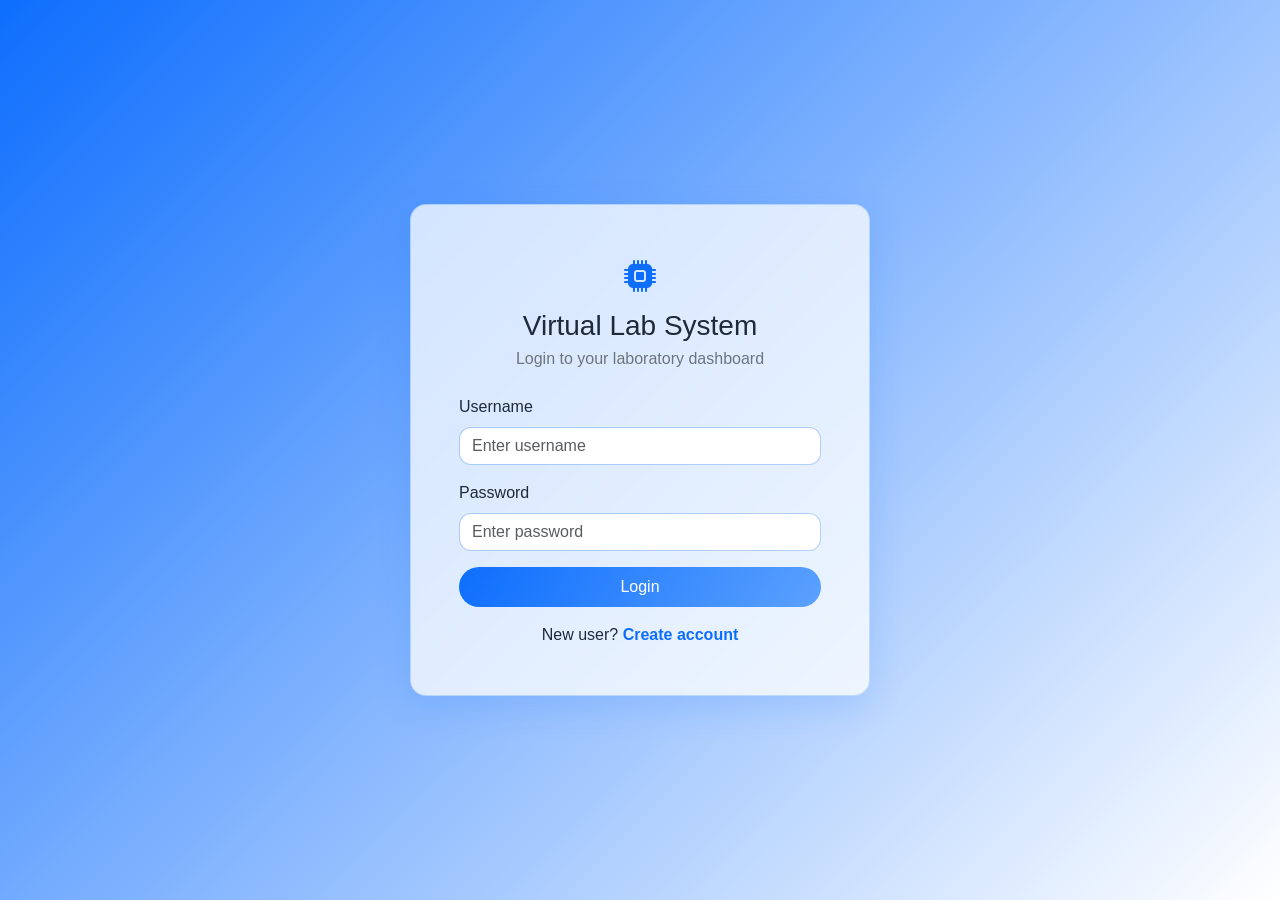
<file: index.html>
<!doctype html>
<html lang="en">

<head>
  <meta charset="UTF-8" />
  <meta name="viewport" content="width=device-width, initial-scale=1.0" />
  <meta http-equiv="refresh" content="0; url=login.html" />
  <title>Virtual Laboratory Management System</title>
</head>

<body>
  <p>If you are not redirected, <a href="login.html">go to login</a>.</p>
</body>

</html>
</file>
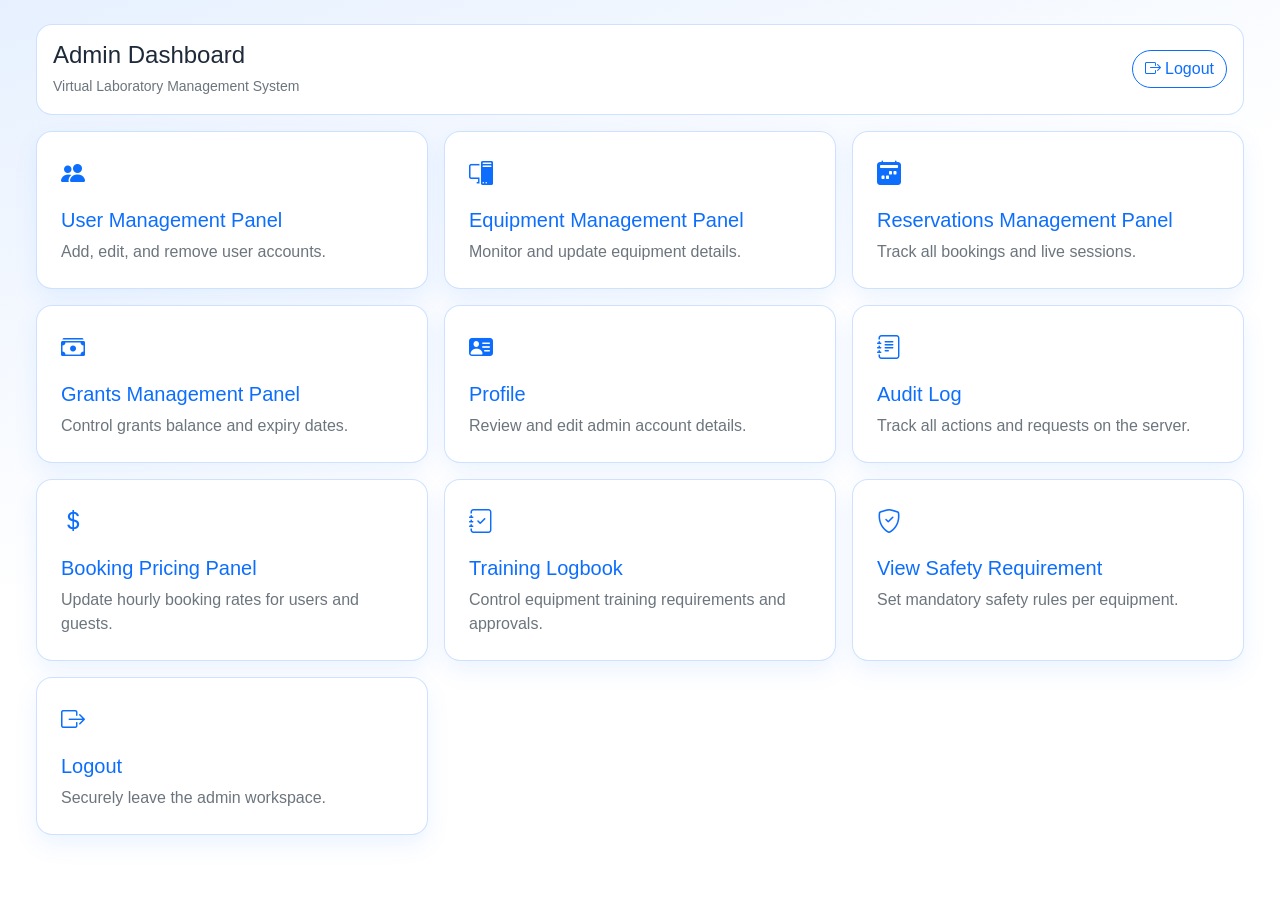
<file: dashboard-admin.html>
<!doctype html>
<html lang="en">

<head>
  <meta charset="UTF-8" />
  <meta name="viewport" content="width=device-width, initial-scale=1.0" />
  <title>Admin Dashboard | Virtual Lab</title>
  <link href="https://cdn.jsdelivr.net/npm/bootstrap@5.3.3/dist/css/bootstrap.min.css" rel="stylesheet" />
  <link rel="stylesheet" href="https://cdn.jsdelivr.net/npm/bootstrap-icons@1.11.3/font/bootstrap-icons.min.css" />
  <link rel="stylesheet" href="css/style.css" />
</head>

<body>
  <div class="page-wrapper">
    <div class="container-fluid">
      <div class="topbar p-3 mb-3 d-flex justify-content-between align-items-center">
        <div>
          <h1 class="h4 mb-1">Admin Dashboard</h1>
          <small class="text-secondary">Virtual Laboratory Management System</small>
        </div>
        <a href="login.html" class="btn btn-outline-primary btn-outline-soft"><i
            class="bi bi-box-arrow-right me-1"></i>Logout</a>
      </div>

      <div class="row g-3">
        <div class="col-md-6 col-xl-4">
          <a href="users-management.php" class="text-decoration-none">
            <div class="card-soft p-4 h-100">
              <i class="bi bi-people-fill fs-4 text-primary"></i>
              <h2 class="h5 mt-3">User Management Panel</h2>
              <p class="text-secondary mb-0">Add, edit, and remove user accounts.</p>
            </div>
          </a>
        </div>
        <div class="col-md-6 col-xl-4">
          <a href="equipments-management.php" class="text-decoration-none">
            <div class="card-soft p-4 h-100">
              <i class="bi bi-pc-display fs-4 text-primary"></i>
              <h2 class="h5 mt-3">Equipment Management Panel</h2>
              <p class="text-secondary mb-0">Monitor and update equipment details.</p>
            </div>
          </a>
        </div>
        <div class="col-md-6 col-xl-4">
          <a href="reservations-management.php" class="text-decoration-none">
            <div class="card-soft p-4 h-100">
              <i class="bi bi-calendar2-week-fill fs-4 text-primary"></i>
              <h2 class="h5 mt-3">Reservations Management Panel</h2>
              <p class="text-secondary mb-0">Track all bookings and live sessions.</p>
            </div>
          </a>
        </div>
        <div class="col-md-6 col-xl-4">
          <a href="grants-management.php" class="text-decoration-none">
            <div class="card-soft p-4 h-100">
              <i class="bi bi-cash-stack fs-4 text-primary"></i>
              <h2 class="h5 mt-3">Grants Management Panel</h2>
              <p class="text-secondary mb-0">Control grants balance and expiry dates.</p>
            </div>
          </a>
        </div>
        <div class="col-md-6 col-xl-4">
          <a href="profile.php?from=admin" data-profile-link class="text-decoration-none">
            <div class="card-soft p-4 h-100">
              <i class="bi bi-person-vcard-fill fs-4 text-primary"></i>
              <h2 class="h5 mt-3">Profile</h2>
              <p class="text-secondary mb-0">Review and edit admin account details.</p>
            </div>
          </a>
        </div>
        <div class="col-md-6 col-xl-4">
          <a href="audit-log.php" class="text-decoration-none">
            <div class="card-soft p-4 h-100">
              <i class="bi bi-journal-text fs-4 text-primary"></i>
              <h2 class="h5 mt-3">Audit Log</h2>
              <p class="text-secondary mb-0">Track all actions and requests on the server.</p>
            </div>
          </a>
        </div>
        <div class="col-md-6 col-xl-4">
          <a href="booking-pricing-management.php" class="text-decoration-none">
            <div class="card-soft p-4 h-100">
              <i class="bi bi-currency-dollar fs-4 text-primary"></i>
              <h2 class="h5 mt-3">Booking Pricing Panel</h2>
              <p class="text-secondary mb-0">Update hourly booking rates for users and guests.</p>
            </div>
          </a>
        </div>
        <div class="col-md-6 col-xl-4">
          <a href="training-logbook.php" class="text-decoration-none">
            <div class="card-soft p-4 h-100">
              <i class="bi bi-journal-check fs-4 text-primary"></i>
              <h2 class="h5 mt-3">Training Logbook</h2>
              <p class="text-secondary mb-0">Control equipment training requirements and approvals.</p>
            </div>
          </a>
        </div>
        <div class="col-md-6 col-xl-4">
          <a href="safety-requirements.php" class="text-decoration-none">
            <div class="card-soft p-4 h-100">
              <i class="bi bi-shield-check fs-4 text-primary"></i>
              <h2 class="h5 mt-3">View Safety Requirement</h2>
              <p class="text-secondary mb-0">Set mandatory safety rules per equipment.</p>
            </div>
          </a>
        </div>
        <div class="col-md-6 col-xl-4">
          <a href="login.html" class="text-decoration-none">
            <div class="card-soft p-4 h-100">
              <i class="bi bi-box-arrow-right fs-4 text-primary"></i>
              <h2 class="h5 mt-3">Logout</h2>
              <p class="text-secondary mb-0">Securely leave the admin workspace.</p>
            </div>
          </a>
        </div>
      </div>
    </div>
  </div>
</body>

</html>
</file>
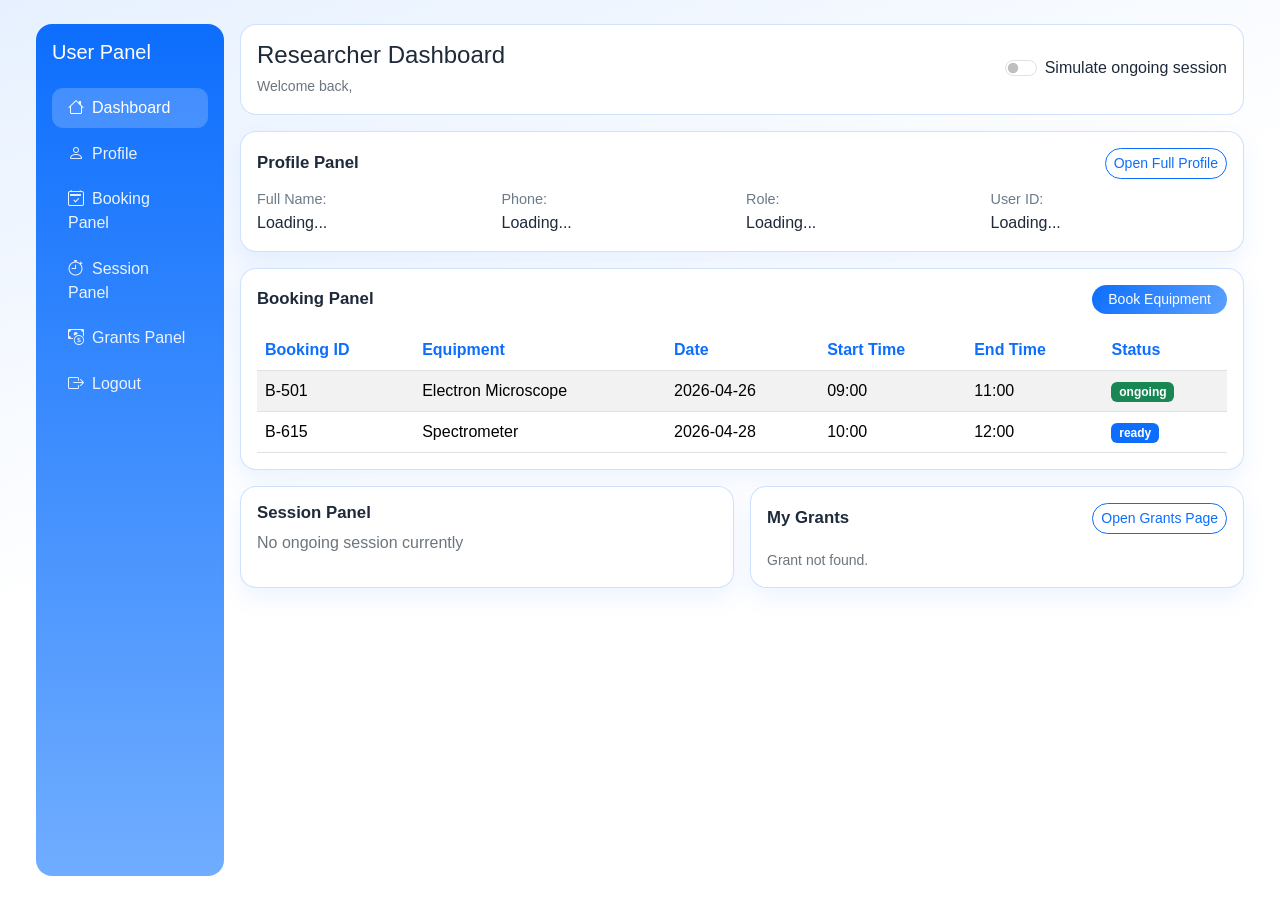
<file: dashboard-user.html>
<!doctype html>
<html lang="en">

<head>
  <meta charset="UTF-8" />
  <meta name="viewport" content="width=device-width, initial-scale=1.0" />
  <title>User Dashboard | Virtual Lab</title>
  <link href="https://cdn.jsdelivr.net/npm/bootstrap@5.3.3/dist/css/bootstrap.min.css" rel="stylesheet" />
  <link rel="stylesheet" href="https://cdn.jsdelivr.net/npm/bootstrap-icons@1.11.3/font/bootstrap-icons.min.css" />
  <link rel="stylesheet" href="css/style.css" />
</head>

<script>




</script>

<body>
  <div class="page-wrapper">
    <div class="container-fluid">
      <div class="row g-3">
        <aside class="col-lg-3 col-xl-2">
          <div class="sidebar p-3">
            <h2 class="h5 mb-4">User Panel</h2>
            <nav class="nav flex-column">
              <a class="nav-link active" href="dashboard-user.html"><i class="bi bi-house me-2"></i>Dashboard</a>
              <a class="nav-link" href="profile.php?from=user" data-profile-link><i class="bi bi-person me-2"></i>Profile</a>
              <a class="nav-link" href="#booking-panel"><i class="bi bi-calendar2-check me-2"></i>Booking Panel</a>
              <a class="nav-link" href="#session-panel"><i class="bi bi-stopwatch me-2"></i>Session Panel</a>
              <a class="nav-link" href="my-grants.php"><i class="bi bi-cash-coin me-2"></i>Grants Panel</a>
              <a class="nav-link" href="login.html"><i class="bi bi-box-arrow-right me-2"></i>Logout</a>
            </nav>
          </div>
        </aside>

        <section class="col-lg-9 col-xl-10">
          <div class="topbar p-3 mb-3 d-flex justify-content-between align-items-center">
            <div>
              <h1 class="h4 mb-1">Researcher Dashboard</h1>
              <small id="welcomeText" class="text-secondary">Welcome back, <span class="fullName"></span></small>
            </div>
            <div class="form-check form-switch">
              <input class="form-check-input" type="checkbox" id="toggleSession" />
              <label class="form-check-label" for="toggleSession">Simulate ongoing session</label>
            </div>
          </div>

          <div class="row g-3">
            <div id="profile-panel" class="col-12">
              <div class="card-soft p-3">
                <div class="d-flex justify-content-between align-items-center mb-2">
                  <h2 class="panel-title mb-0">Profile Panel</h2>
                  <a href="profile.php?from=user" data-profile-link class="btn btn-outline-primary btn-outline-soft btn-sm">Open Full Profile</a>
                </div>
                <div class="row g-2">
                  <div class="col-md-3"><span class="muted-label">Full Name:</span>
                    <div id="fullName" class="fullName">Loading...</div>
                  </div>
                  <div class="col-md-3"><span class="muted-label">Phone:</span>
                    <div class="phoneNumber">Loading...</div>
                  </div>
                  <div class="col-md-3"><span class="muted-label">Role:</span>
                    <div class="role">Loading...</div>
                  </div>
                  <div class="col-md-3"><span class="muted-label">User ID:</span>
                    <div class="userID">Loading...</div>
                  </div>
                </div>
              </div>
            </div>

            <div id="booking-panel" class="col-12">
              <div class="card-soft p-3">
                <div class="d-flex justify-content-between align-items-center mb-3">
                  <h2 class="panel-title mb-0">Booking Panel</h2>
                  <button class="btn btn-gradient btn-sm px-3" data-bs-toggle="modal"
                    data-bs-target="#bookingModal">Book Equipment</button>
                </div>
                <div class="table-responsive">
                  <table class="table table-striped mb-0">
                    <thead>
                      <tr>
                        <th>Booking ID</th>
                        <th>Equipment</th>
                        <th>Date</th>
                        <th>Start Time</th>
                        <th>End Time</th>
                        <th>Status</th>
                      </tr>
                    </thead>
                    <tbody>
                      <tr>
                        <td>B-501</td>
                        <td>Electron Microscope</td>
                        <td>2026-04-26</td>
                        <td>09:00</td>
                        <td>11:00</td>
                        <td><span class="badge text-bg-success">ongoing</span></td>
                      </tr>
                      <tr>
                        <td>B-615</td>
                        <td>Spectrometer</td>
                        <td>2026-04-28</td>
                        <td>10:00</td>
                        <td>12:00</td>
                        <td><span class="badge text-bg-primary">ready</span></td>
                      </tr>
                    </tbody>
                  </table>
                </div>
              </div>
            </div>

            <div id="session-panel" class="col-12 col-xl-6">
              <div id="noSessionPanel" class="card-soft p-3 h-100">
                <h2 class="panel-title">Session Panel</h2>
                <p class="text-secondary mb-0">No ongoing session currently</p>
              </div>
              <div id="sessionPanel" class="card-soft p-3 h-100 d-none">
                <h2 class="panel-title">Active Session</h2>
                <p class="mb-1"><span class="muted-label">Equipment:</span> Electron Microscope</p>
                <p class="mb-1"><span class="muted-label">Remaining Time:</span> 01:15:20</p>
                <p class="mb-1"><span class="muted-label">Status:</span> <span
                    class="status-badge bg-success-subtle text-success">Ongoing</span></p>
                <p class="mb-1"><span class="muted-label">Start:</span> 09:00 AM</p>
                <p class="mb-0"><span class="muted-label">End:</span> 11:00 AM</p>
              </div>
            </div>

            <div id="grants-panel" class="col-12 col-xl-6">
              <div class="card-soft p-3 h-100">
                <div class="d-flex justify-content-between align-items-center mb-3">
                  <h2 class="panel-title mb-0">My Grants</h2>
                  <a href="my-grants.php" class="btn btn-outline-primary btn-outline-soft btn-sm">Open Grants Page</a>
                </div>
                <div id="myGrantsList">
                  <div class="small text-secondary">Loading grants...</div>
                </div>
              </div>
            </div>

          </div>
        </section>
      </div>
    </div>
  </div>

  <div class="modal fade" id="bookingModal" tabindex="-1" aria-hidden="true">
    <div class="modal-dialog">
      <div class="modal-content">
        <div class="modal-header">
          <h2 class="modal-title fs-5">Book Equipment</h2>
          <button type="button" class="btn-close" data-bs-dismiss="modal"></button>
        </div>
        <div class="modal-body">
          <div class="row g-3">
            <div class="col-12">
              <label class="form-label">Equipment</label>
              <select class="form-select">
                <option>Electron Microscope</option>
                <option>Spectrometer</option>
                <option>Centrifuge X2</option>
              </select>
            </div>
            <div class="col-6">
              <label class="form-label">Booking Date</label>
              <input type="date" class="form-control" />
            </div>
            <div class="col-6">
              <label class="form-label">Required Qualification</label>
              <input type="text" class="form-control" placeholder="Microscopy Certificate" />
            </div>
            <div class="col-6">
              <label class="form-label">Start Time</label>
              <input type="time" class="form-control" id="bookingStartTime" />
            </div>
            <div class="col-6">
              <label class="form-label">End Time</label>
              <input type="time" class="form-control" id="bookingEndTime" />
            </div>
          </div>
        </div>
        <div class="modal-footer">
          <button class="btn btn-outline-secondary btn-outline-soft" data-bs-dismiss="modal">Cancel</button>
          <button class="btn btn-gradient" id="confirmBookingBtn">Confirm Booking</button>
        </div>
      </div>
    </div>
  </div>

  <script src="https://cdn.jsdelivr.net/npm/bootstrap@5.3.3/dist/js/bootstrap.bundle.min.js"></script>
  <script src="js/app.js?v=20260501-1026"></script>
  <script>
    const bookingStartTime = document.getElementById("bookingStartTime");
    const bookingEndTime = document.getElementById("bookingEndTime");
    const confirmBookingBtn = document.getElementById("confirmBookingBtn");
    const hourlyBookingRate = 15;
    const defaultConfirmLabel = "Confirm Booking";

    function updateBookingPriceLabel() {
      const startValue = bookingStartTime.value;
      const endValue = bookingEndTime.value;

      if (!startValue || !endValue) {
        confirmBookingBtn.textContent = defaultConfirmLabel;
        return;
      }

      const [startHour, startMinute] = startValue.split(":").map(Number);
      const [endHour, endMinute] = endValue.split(":").map(Number);

      const startTotalMinutes = startHour * 60 + startMinute;
      const endTotalMinutes = endHour * 60 + endMinute;
      const durationMinutes = endTotalMinutes - startTotalMinutes;

      if (durationMinutes <= 0) {
        confirmBookingBtn.textContent = defaultConfirmLabel;
        return;
      }

      const bookedHours = Math.ceil(durationMinutes / 60);
      const totalPrice = bookedHours * hourlyBookingRate;
      confirmBookingBtn.textContent = `${totalPrice}$ - ${defaultConfirmLabel}`;
    }

    bookingStartTime.addEventListener("input", updateBookingPriceLabel);
    bookingEndTime.addEventListener("input", updateBookingPriceLabel);
  </script>
  <script src="js/app.js"></script>
</body>

</html>
</file>
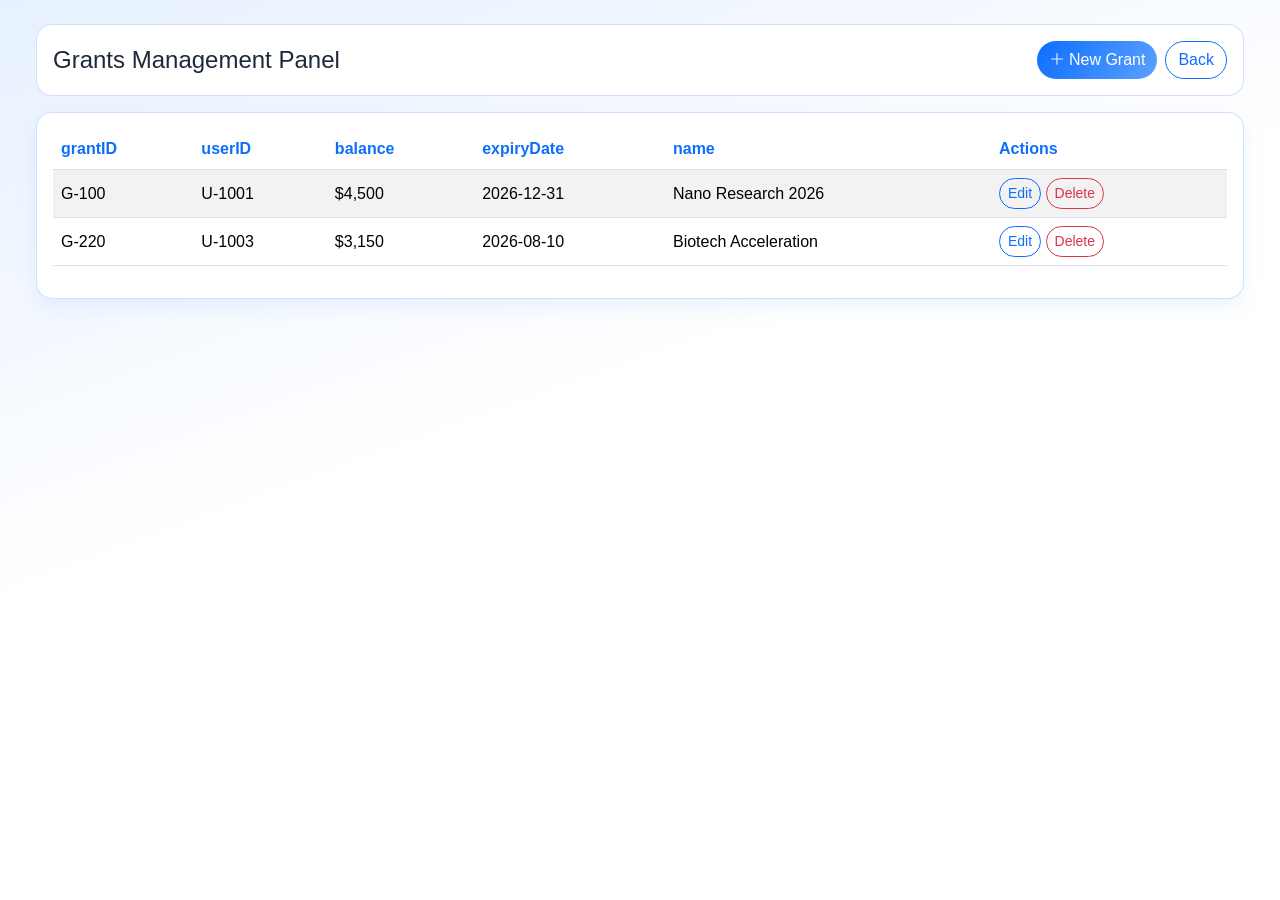
<file: grants-management.html>
<!doctype html>
<html lang="en">
  <head>
    <meta charset="UTF-8" />
    <meta name="viewport" content="width=device-width, initial-scale=1.0" />
    <title>Grants Management | Virtual Lab</title>
    <link
      href="https://cdn.jsdelivr.net/npm/bootstrap@5.3.3/dist/css/bootstrap.min.css"
      rel="stylesheet"
    />
    <link
      rel="stylesheet"
      href="https://cdn.jsdelivr.net/npm/bootstrap-icons@1.11.3/font/bootstrap-icons.min.css"
    />
    <link rel="stylesheet" href="css/style.css" />
  </head>
  <body>
    <div class="page-wrapper">
      <div class="container-fluid">
        <div class="topbar p-3 mb-3 d-flex justify-content-between align-items-center">
          <h1 class="h4 mb-0">Grants Management Panel</h1>
          <div class="d-flex gap-2">
            <button class="btn btn-gradient" data-bs-toggle="modal" data-bs-target="#grantModal">
              <i class="bi bi-plus-lg me-1"></i>New Grant
            </button>
            <a href="dashboard-admin.html" data-back-dashboard class="btn btn-outline-primary btn-outline-soft">Back</a>
          </div>
        </div>

        <div class="table-wrapper">
          <div class="table-responsive">
            <table class="table table-striped align-middle">
              <thead>
                <tr>
                  <th>grantID</th>
                  <th>userID</th>
                  <th>balance</th>
                  <th>expiryDate</th>
                  <th>name</th>
                  <th>Actions</th>
                </tr>
              </thead>
              <tbody>
                <tr>
                  <td>G-100</td>
                  <td>U-1001</td>
                  <td>$4,500</td>
                  <td>2026-12-31</td>
                  <td>Nano Research 2026</td>
                  <td>
                    <button class="btn btn-sm btn-outline-primary btn-outline-soft" data-bs-toggle="modal" data-bs-target="#grantModal">Edit</button>
                    <button class="btn btn-sm btn-outline-danger btn-outline-soft">Delete</button>
                  </td>
                </tr>
                <tr>
                  <td>G-220</td>
                  <td>U-1003</td>
                  <td>$3,150</td>
                  <td>2026-08-10</td>
                  <td>Biotech Acceleration</td>
                  <td>
                    <button class="btn btn-sm btn-outline-primary btn-outline-soft" data-bs-toggle="modal" data-bs-target="#grantModal">Edit</button>
                    <button class="btn btn-sm btn-outline-danger btn-outline-soft">Delete</button>
                  </td>
                </tr>
              </tbody>
            </table>
          </div>
        </div>
      </div>
    </div>

    <div class="modal fade" id="grantModal" tabindex="-1" aria-hidden="true">
      <div class="modal-dialog">
        <div class="modal-content">
          <div class="modal-header">
            <h2 class="modal-title fs-5">Add / Edit Grant</h2>
            <button type="button" class="btn-close" data-bs-dismiss="modal"></button>
          </div>
          <div class="modal-body">
            <div class="row g-3">
              <div class="col-6"><input class="form-control" placeholder="grantID" /></div>
              <div class="col-6"><input class="form-control" placeholder="userID" /></div>
              <div class="col-6"><input class="form-control" placeholder="Balance" /></div>
              <div class="col-6"><input class="form-control" type="date" /></div>
              <div class="col-12"><input class="form-control" placeholder="Grant name" /></div>
            </div>
          </div>
          <div class="modal-footer">
            <button class="btn btn-outline-secondary btn-outline-soft" data-bs-dismiss="modal">Cancel</button>
            <button class="btn btn-gradient">Save Grant</button>
          </div>
        </div>
      </div>
    </div>

    <script src="https://cdn.jsdelivr.net/npm/bootstrap@5.3.3/dist/js/bootstrap.bundle.min.js"></script>
    <script src="js/app.js"></script>
  </body>
</html>
</file>
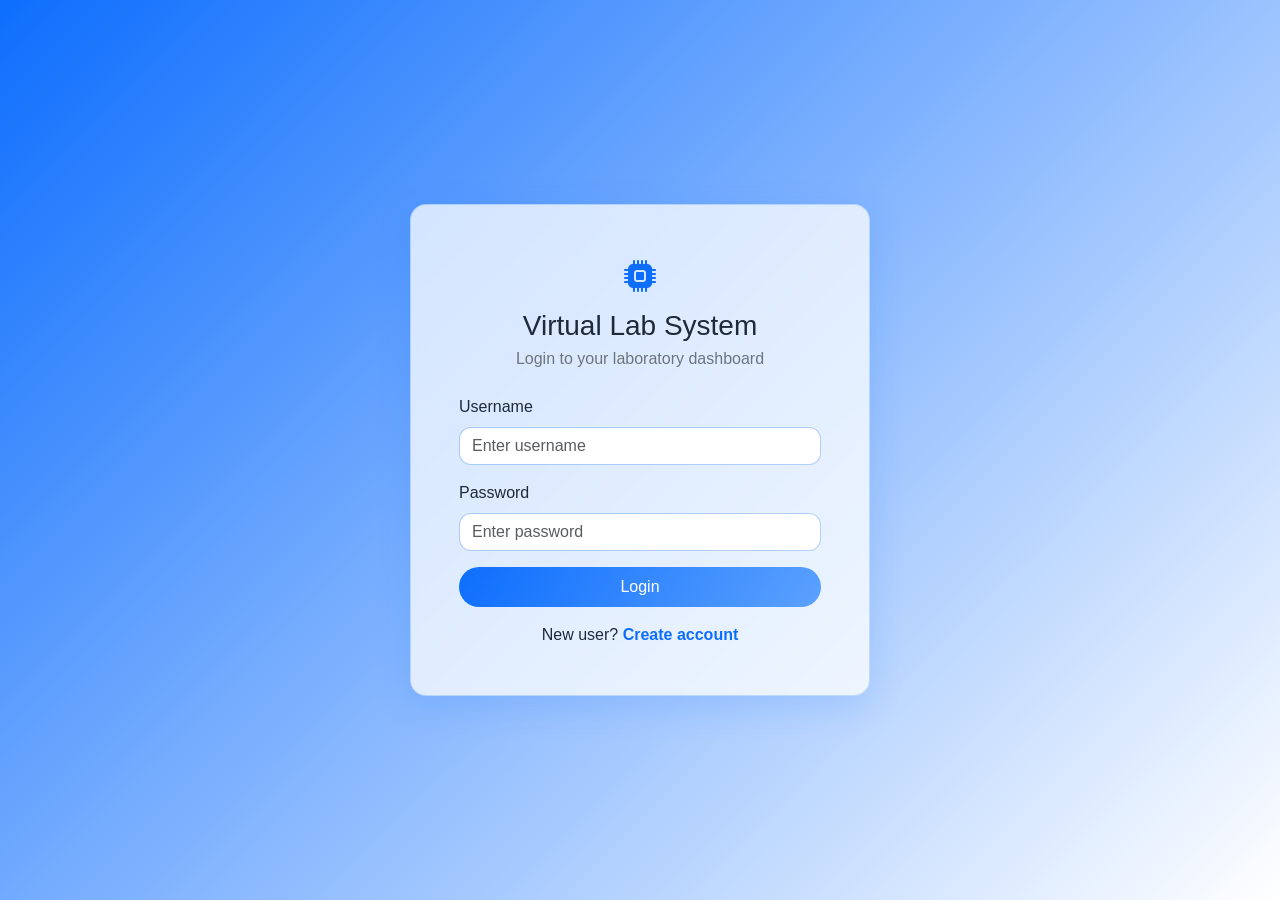
<file: login.html>
<!doctype html>
<html lang="en">

<head>
  <meta charset="UTF-8" />
  <meta name="viewport" content="width=device-width, initial-scale=1.0" />
  <title>Login | Virtual Lab</title>
  <link href="https://cdn.jsdelivr.net/npm/bootstrap@5.3.3/dist/css/bootstrap.min.css" rel="stylesheet" />
  <link rel="stylesheet" href="https://cdn.jsdelivr.net/npm/bootstrap-icons@1.11.3/font/bootstrap-icons.min.css" />
  <link rel="stylesheet" href="css/style.css" />
</head>

<body class="auth-body">
  <main class="auth-container">
    <section class="glass-card p-4 p-md-5 auth-card">
      <div class="text-center mb-4">
        <i class="bi bi-cpu-fill fs-2 text-primary"></i>
        <h1 class="h3 mt-2 mb-1">Virtual Lab System</h1>
        <p class="text-secondary mb-0">Login to your laboratory dashboard</p>
      </div>

      <form id="loginForm" class="needs-validation" novalidate>
        <div class="mb-3">
          <label class="form-label">Username</label>
          <input type="text" name="username" id="username" class="form-control" required placeholder="Enter username" />
        </div>
        <div class="mb-3">
          <label class="form-label">Password</label>
          <input type="password" id="password" name="password" class="form-control" required
            placeholder="Enter password" />
        </div>
        <!-- <div class="mb-4">
          <label for="loginRole" class="form-label">Role</label>
          <select id="loginRole" class="form-select" required>
            <option value="researcher">Researcher / User</option>
            <option value="admin">Admin</option>
          </select>
        </div> -->

        <button type="submit" class="btn btn-gradient w-100 py-2">Login</button>
      </form>

      <p class="text-center mt-3 mb-0">
        New user?
        <a href="signup.html" class="text-primary text-decoration-none fw-semibold">Create account</a>
      </p>
    </section>
  </main>
  <script src="js/app.js?v=20260501"></script>
</body>

</html>
</file>
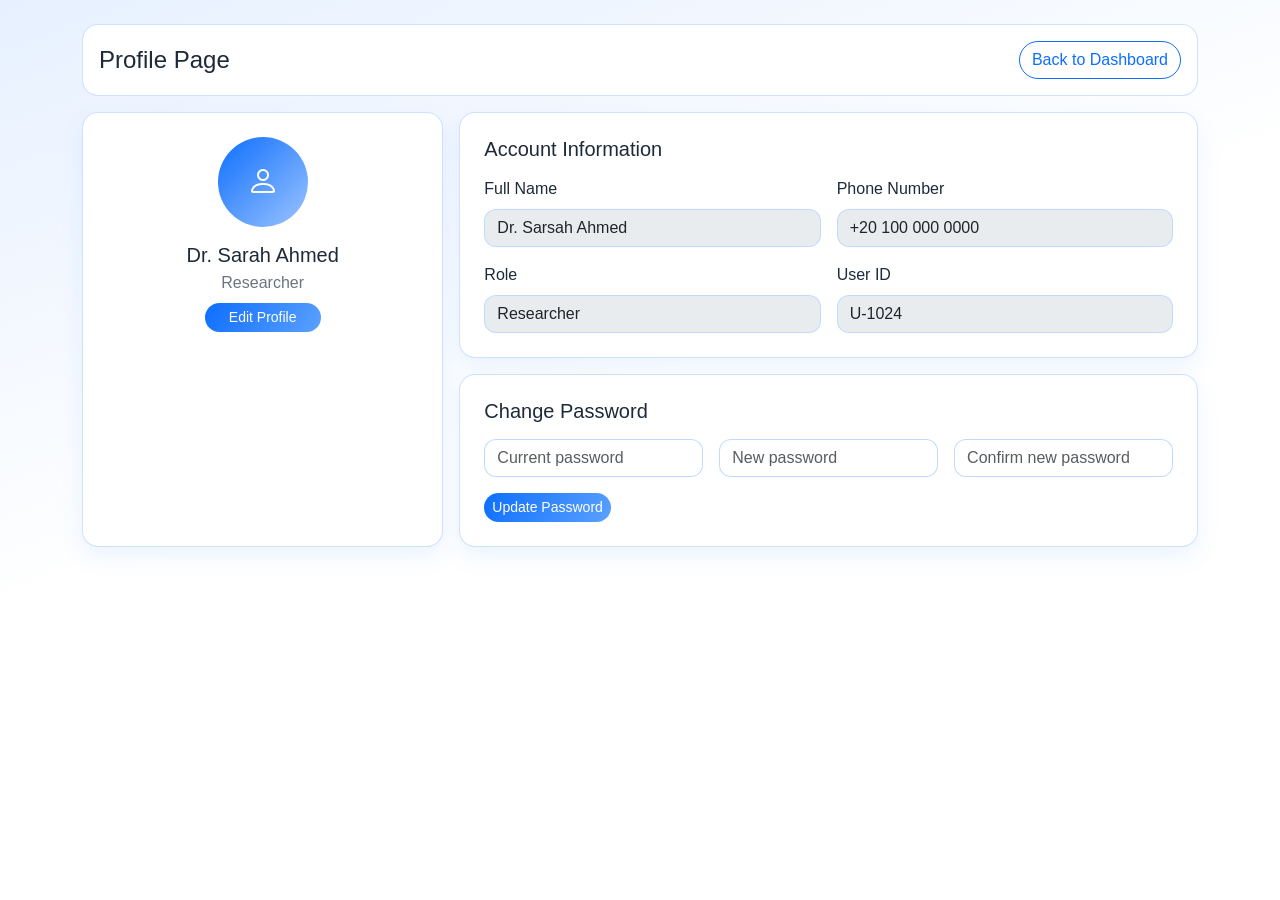
<file: profile.html>
<!doctype html>
<html lang="en">

<head>
  <meta charset="UTF-8" />
  <meta name="viewport" content="width=device-width, initial-scale=1.0" />
  <title>Profile | Virtual Lab</title>
  <link href="https://cdn.jsdelivr.net/npm/bootstrap@5.3.3/dist/css/bootstrap.min.css" rel="stylesheet" />
  <link rel="stylesheet" href="https://cdn.jsdelivr.net/npm/bootstrap-icons@1.11.3/font/bootstrap-icons.min.css" />
  <link rel="stylesheet" href="css/style.css" />
</head>

<body>
  <div class="page-wrapper">
    <div class="container">
      <div class="topbar p-3 mb-3 d-flex justify-content-between align-items-center">
        <h1 class="h4 mb-0">Profile Page</h1>
        <a href="dashboard-user.html" data-back-dashboard class="btn btn-outline-primary btn-outline-soft">Back to
          Dashboard</a>
      </div>

      <div class="row g-3">
        <div class="col-lg-4">
          <div class="card-soft p-4 text-center h-100">
            <div class="profile-avatar mx-auto mb-3">
              <i class="bi bi-person"></i>
            </div>
            <h2 class="fullName h5 mb-1">Dr. Sarah Ahmed</h2>
            <p class="text-secondary mb-2">Researcher</p>
            <button id="editProfileBtn" class="btn btn-gradient btn-sm px-4">Edit Profile</button>
          </div>
        </div>

        <div class="col-lg-8">
          <div class="card-soft p-4 mb-3">
            <h2 class="h5 mb-3">Account Information</h2>
            <div class="row g-3">
              <div class="col-md-6">
                <label class="form-label">Full Name</label>
                <input class="fullName form-control profile-editable" value="Dr. Sarsah Ahmed" disabled />
              </div>
              <div class="col-md-6">
                <label class=" form-label">Phone Number</label>
                <input class="phoneNumber form-control profile-editable" value="+20 100 000 0000" disabled />
              </div>
              <div class="col-md-6">
                <label class="form-label">Role</label>
                <input class="role form-control profile-editable" value="Researcher" disabled />
              </div>
              <div class="col-md-6">
                <label class="form-label">User ID</label>
                <input class="userID form-control profile-editable" value="U-1024" disabled />
              </div>
            </div>
          </div>

          <div class="card-soft p-4">
            <h2 class="h5 mb-3">Change Password</h2>
            <div class="row g-3">
              <div class="col-md-4"><input type="password" class="form-control" placeholder="Current password" /></div>
              <div class="col-md-4"><input type="password" class="form-control" placeholder="New password" /></div>
              <div class="col-md-4"><input type="password" class="form-control" placeholder="Confirm new password" />
              </div>
            </div>
            <button class="btn btn-gradient btn-sm mt-3">Update Password</button>
          </div>
        </div>
      </div>
    </div>
  </div>
  <script src="js/app.js"></script>
</body>

</html>
</file>
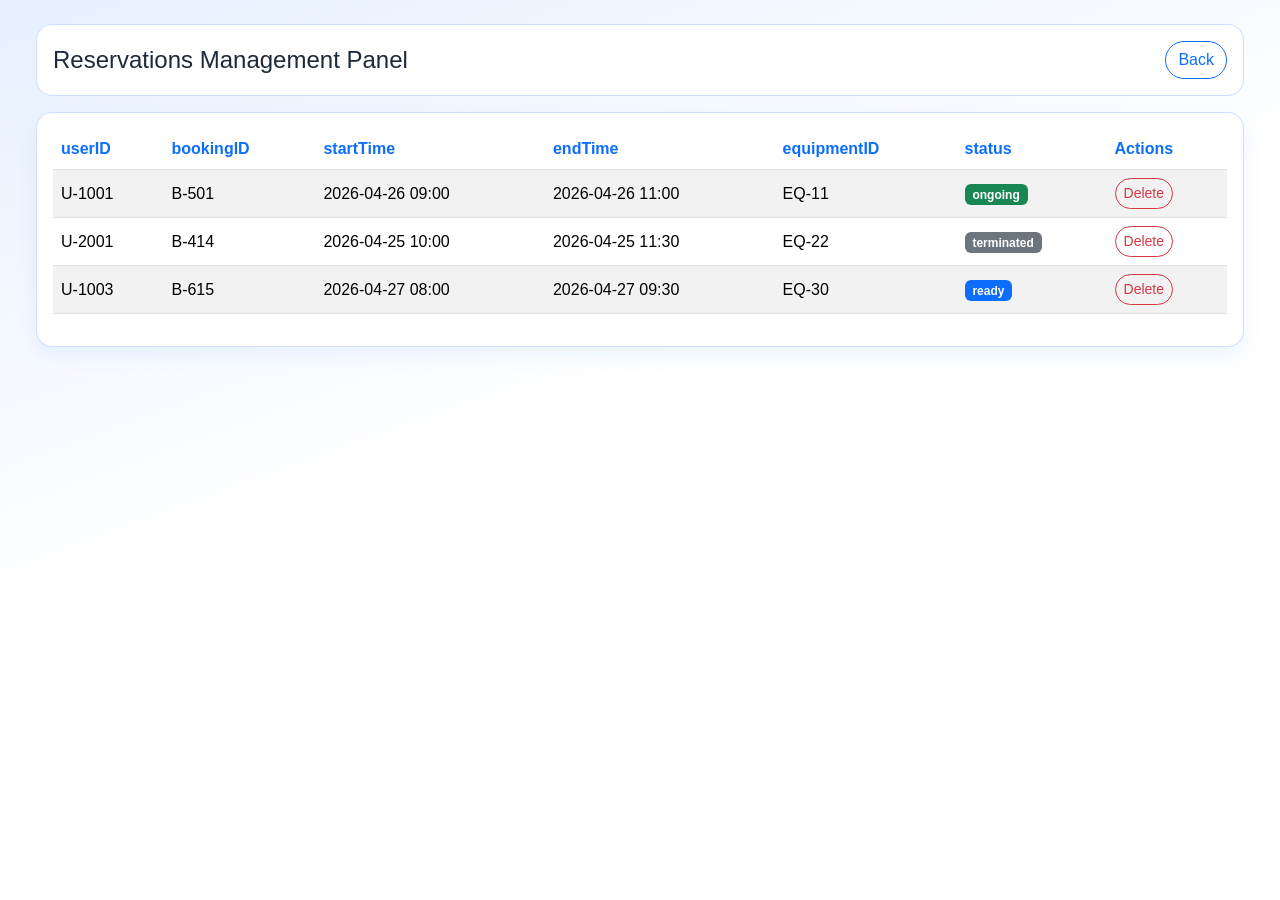
<file: reservations-management.html>
<!doctype html>
<html lang="en">

<head>
  <meta charset="UTF-8" />
  <meta name="viewport" content="width=device-width, initial-scale=1.0" />
  <title>Reservations Management | Virtual Lab</title>
  <link href="https://cdn.jsdelivr.net/npm/bootstrap@5.3.3/dist/css/bootstrap.min.css" rel="stylesheet" />
  <link rel="stylesheet" href="https://cdn.jsdelivr.net/npm/bootstrap-icons@1.11.3/font/bootstrap-icons.min.css" />
  <link rel="stylesheet" href="css/style.css" />
</head>

<body>
  <div class="page-wrapper">
    <div class="container-fluid">
      <div class="topbar p-3 mb-3 d-flex justify-content-between align-items-center">
        <h1 class="h4 mb-0">Reservations Management Panel</h1>
        <a href="dashboard-admin.html" data-back-dashboard class="btn btn-outline-primary btn-outline-soft">Back</a>
      </div>

      <div class="table-wrapper">
        <div class="table-responsive">
          <table class="table table-striped align-middle">
            <thead>
              <tr>
                <th>userID</th>
                <th>bookingID</th>
                <th>startTime</th>
                <th>endTime</th>
                <th>equipmentID</th>
                <th>status</th>
                <th>Actions</th>
              </tr>
            </thead>
            <tbody>
              <tr>
                <td>U-1001</td>
                <td>B-501</td>
                <td>2026-04-26 09:00</td>
                <td>2026-04-26 11:00</td>
                <td>EQ-11</td>
                <td><span class="badge text-bg-success">ongoing</span></td>
                <td><button class="btn btn-sm btn-outline-danger btn-outline-soft">Delete</button></td>
              </tr>
              <tr>
                <td>U-2001</td>
                <td>B-414</td>
                <td>2026-04-25 10:00</td>
                <td>2026-04-25 11:30</td>
                <td>EQ-22</td>
                <td><span class="badge text-bg-secondary">terminated</span></td>
                <td><button class="btn btn-sm btn-outline-danger btn-outline-soft">Delete</button></td>
              </tr>
              <tr>
                <td>U-1003</td>
                <td>B-615</td>
                <td>2026-04-27 08:00</td>
                <td>2026-04-27 09:30</td>
                <td>EQ-30</td>
                <td><span class="badge text-bg-primary">ready</span></td>
                <td><button class="btn btn-sm btn-outline-danger btn-outline-soft">Delete</button></td>
              </tr>
            </tbody>
          </table>
        </div>
      </div>
    </div>
  </div>
  <script src="js/app.js"></script>
</body>

</html>
</file>
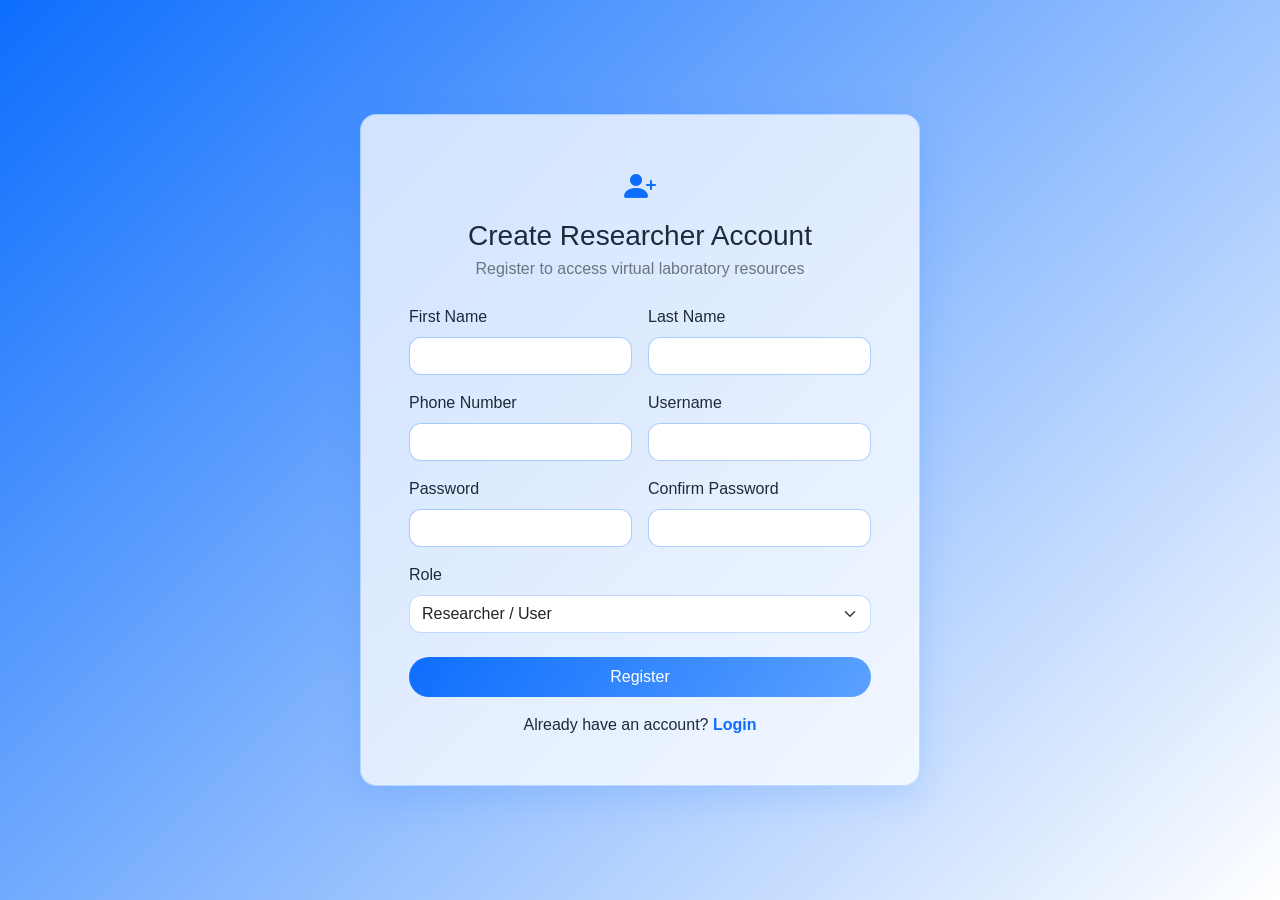
<file: signup.html>
<!doctype html>
<html lang="en">

<head>
  <meta charset="UTF-8" />
  <meta name="viewport" content="width=device-width, initial-scale=1.0" />
  <title>Sign Up | Virtual Lab</title>
  <link href="https://cdn.jsdelivr.net/npm/bootstrap@5.3.3/dist/css/bootstrap.min.css" rel="stylesheet" />
  <link rel="stylesheet" href="https://cdn.jsdelivr.net/npm/bootstrap-icons@1.11.3/font/bootstrap-icons.min.css" />
  <link rel="stylesheet" href="css/style.css" />
</head>

<body class="auth-body">
  <main class="auth-container">
    <section class="glass-card p-4 p-md-5 auth-card" style="max-width: 560px">
      <div class="text-center mb-4">
        <i class="bi bi-person-plus-fill fs-2 text-primary"></i>
        <h1 class="h3 mt-2 mb-1">Create Researcher Account</h1>
        <p class="text-secondary mb-0">Register to access virtual laboratory resources</p>
      </div>

      <form id="signupForm">
        <div class="row g-3">
          <div class="col-md-6">
            <label class="form-label">First Name</label>
            <input id="firstName" type="text" class="form-control" required />
          </div>
          <div class="col-md-6">
            <label class="form-label">Last Name</label>
            <input id="lastName" type="text" class="form-control" required />
          </div>
          <div class="col-md-6">
            <label class="form-label">Phone Number</label>
            <input id="phoneNumber" type="tel" class="form-control" required />
          </div>
          <div class="col-md-6">
            <label class="form-label">Username</label>
            <input id="username" type="text" class="form-control" required />
          </div>
          <div class="col-md-6">
            <label class="form-label">Password</label>
            <input id="password" type="password" class="form-control" required />
          </div>
          <div class="col-md-6">
            <label class="form-label">Confirm Password</label>
            <input id="confirmPassword" type="password" class="form-control" required />
          </div>
          <div class="col-12">
            <label class="form-label">Role</label>
            <select class="form-select" required>
              <option value="researcher">Researcher / User</option>
            </select>
          </div>
        </div>
        <button type="submit" class="btn btn-gradient w-100 mt-4 py-2">Register</button>
      </form>

      <p class="text-center mt-3 mb-0">
        Already have an account?
        <a href="login.html" class="text-primary text-decoration-none fw-semibold">Login</a>
      </p>
    </section>
  </main>
  <script src="js/app.js"></script>
</body>

</html>
</file>
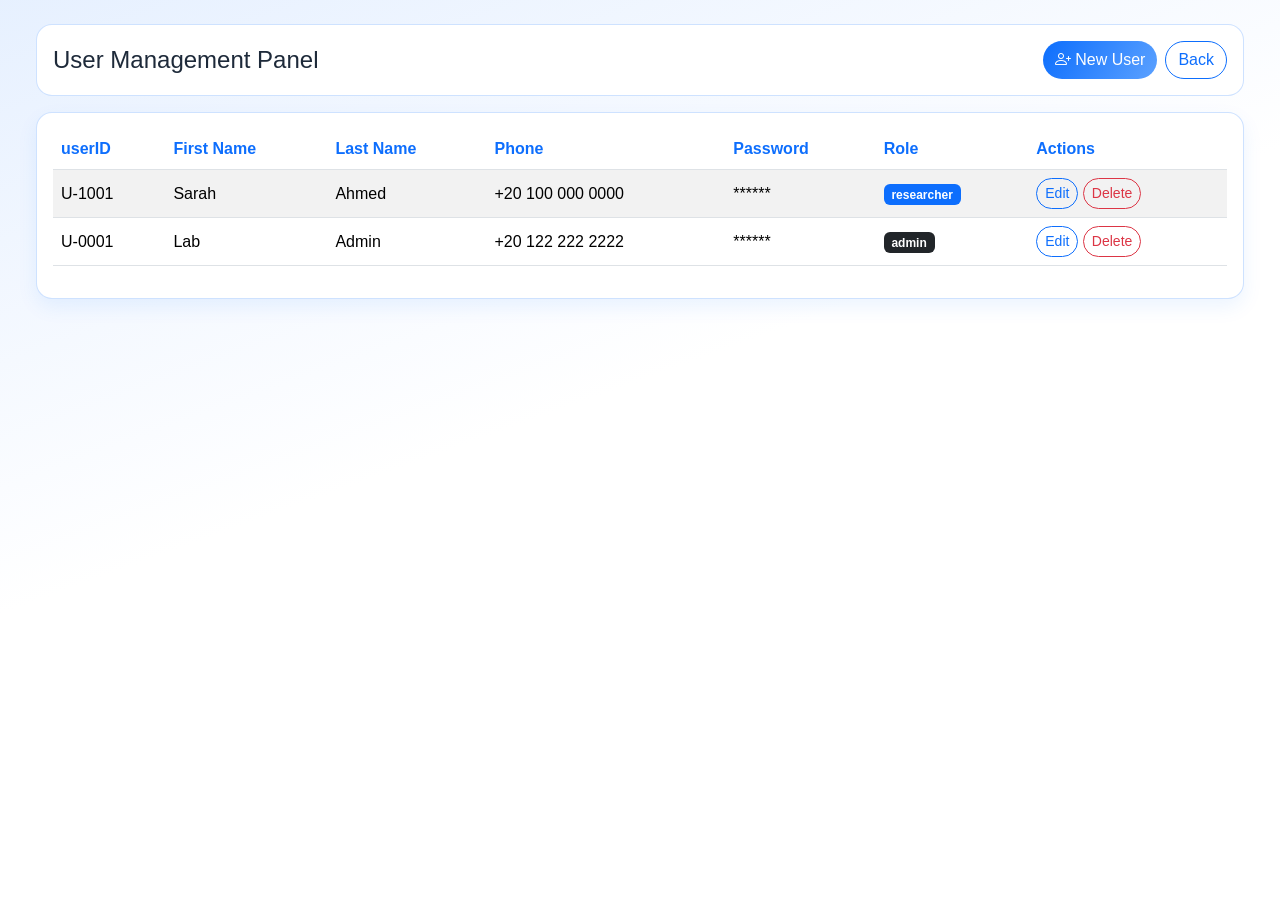
<file: users-management.html>
<!doctype html>
<html lang="en">
  <head>
    <meta charset="UTF-8" />
    <meta name="viewport" content="width=device-width, initial-scale=1.0" />
    <title>Users Management | Virtual Lab</title>
    <link
      href="https://cdn.jsdelivr.net/npm/bootstrap@5.3.3/dist/css/bootstrap.min.css"
      rel="stylesheet"
    />
    <link
      rel="stylesheet"
      href="https://cdn.jsdelivr.net/npm/bootstrap-icons@1.11.3/font/bootstrap-icons.min.css"
    />
    <link rel="stylesheet" href="css/style.css" />
  </head>
  <body>
    <div class="page-wrapper">
      <div class="container-fluid">
        <div class="topbar p-3 mb-3 d-flex justify-content-between align-items-center">
          <h1 class="h4 mb-0">User Management Panel</h1>
          <div class="d-flex gap-2">
            <button class="btn btn-gradient" data-bs-toggle="modal" data-bs-target="#userModal">
              <i class="bi bi-person-plus me-1"></i>New User
            </button>
            <a href="dashboard-admin.html" class="btn btn-outline-primary btn-outline-soft">Back</a>
          </div>
        </div>

        <div class="table-wrapper">
          <div class="table-responsive">
            <table class="table table-striped align-middle">
              <thead>
                <tr>
                  <th>userID</th>
                  <th>First Name</th>
                  <th>Last Name</th>
                  <th>Phone</th>
                  <th>Password</th>
                  <th>Role</th>
                  <th>Actions</th>
                </tr>
              </thead>
              <tbody>
                <tr>
                  <td>U-1001</td>
                  <td>Sarah</td>
                  <td>Ahmed</td>
                  <td>+20 100 000 0000</td>
                  <td>******</td>
                  <td><span class="badge text-bg-primary">researcher</span></td>
                  <td>
                    <button class="btn btn-sm btn-outline-primary btn-outline-soft" data-bs-toggle="modal" data-bs-target="#userModal">Edit</button>
                    <button class="btn btn-sm btn-outline-danger btn-outline-soft">Delete</button>
                  </td>
                </tr>
                <tr>
                  <td>U-0001</td>
                  <td>Lab</td>
                  <td>Admin</td>
                  <td>+20 122 222 2222</td>
                  <td>******</td>
                  <td><span class="badge text-bg-dark">admin</span></td>
                  <td>
                    <button class="btn btn-sm btn-outline-primary btn-outline-soft" data-bs-toggle="modal" data-bs-target="#userModal">Edit</button>
                    <button class="btn btn-sm btn-outline-danger btn-outline-soft">Delete</button>
                  </td>
                </tr>
              </tbody>
            </table>
          </div>
        </div>
      </div>
    </div>

    <div class="modal fade" id="userModal" tabindex="-1" aria-hidden="true">
      <div class="modal-dialog">
        <div class="modal-content">
          <div class="modal-header">
            <h2 class="modal-title fs-5">Add / Edit User</h2>
            <button type="button" class="btn-close" data-bs-dismiss="modal"></button>
          </div>
          <div class="modal-body">
            <div class="row g-3">
              <div class="col-6"><input class="form-control" placeholder="First name" /></div>
              <div class="col-6"><input class="form-control" placeholder="Last name" /></div>
              <div class="col-6"><input class="form-control" placeholder="Phone number" /></div>
              <div class="col-6"><input class="form-control" placeholder="Password" /></div>
              <div class="col-12">
                <select class="form-select">
                  <option>researcher</option>
                  <option>admin</option>
                </select>
              </div>
            </div>
          </div>
          <div class="modal-footer">
            <button class="btn btn-outline-secondary btn-outline-soft" data-bs-dismiss="modal">Cancel</button>
            <button class="btn btn-gradient">Save User</button>
          </div>
        </div>
      </div>
    </div>

    <script src="https://cdn.jsdelivr.net/npm/bootstrap@5.3.3/dist/js/bootstrap.bundle.min.js"></script>
  </body>
</html>
</file>
<file: css/style.css>
:root {
  --primary-blue: #0d6efd;
  --white: #ffffff;
  --text-dark: #1e2a3a;
  --muted: #6c7a89;
  --border-soft: rgba(13, 110, 253, 0.2);
  --glass-bg: rgba(255, 255, 255, 0.75);
  --gradient-main: linear-gradient(135deg, #0d6efd, #ffffff);
}

* {
  box-sizing: border-box;
}

body {
  margin: 0;
  font-family: "Segoe UI", Tahoma, Geneva, Verdana, sans-serif;
  color: var(--text-dark);
  background: linear-gradient(160deg, rgba(13, 110, 253, 0.1), #ffffff 45%);
  min-height: 100vh;
}

.auth-body {
  background: var(--gradient-main);
}

.page-wrapper {
  min-height: 100vh;
  padding: 1.5rem;
}

.glass-card {
  background: var(--glass-bg);
  border: 1px solid var(--border-soft);
  border-radius: 1rem;
  box-shadow: 0 10px 35px rgba(13, 110, 253, 0.15);
  backdrop-filter: blur(6px);
}

.card-soft {
  background: var(--white);
  border: 1px solid var(--border-soft);
  border-radius: 1rem;
  box-shadow: 0 10px 25px rgba(13, 110, 253, 0.08);
  transition: transform 0.25s ease, box-shadow 0.25s ease;
}

.card-soft:hover {
  transform: translateY(-4px);
  box-shadow: 0 16px 32px rgba(13, 110, 253, 0.15);
}

.btn-gradient {
  background: linear-gradient(120deg, #0d6efd, #5ba1ff);
  border: none;
  border-radius: 2rem;
  color: #fff;
  transition: transform 0.2s ease, box-shadow 0.2s ease;
}

.btn-gradient:hover {
  transform: translateY(-2px);
  box-shadow: 0 10px 20px rgba(13, 110, 253, 0.25);
  color: #fff;
}

.btn-outline-soft {
  border-radius: 2rem;
}

.auth-container {
  min-height: 100vh;
  display: flex;
  align-items: center;
  justify-content: center;
  padding: 1rem;
}

.auth-card {
  width: 100%;
  max-width: 460px;
}

.form-control,
.form-select {
  border-radius: 0.75rem;
  border: 1px solid rgba(13, 110, 253, 0.25);
}

.form-control:focus,
.form-select:focus {
  border-color: var(--primary-blue);
  box-shadow: 0 0 0 0.2rem rgba(13, 110, 253, 0.15);
}

.sidebar {
  min-height: calc(100vh - 3rem);
  border-radius: 1rem;
  background: linear-gradient(180deg, #0d6efd, #70adff);
  color: #fff;
}

.sidebar .nav-link {
  color: #eaf3ff;
  border-radius: 0.7rem;
  margin-bottom: 0.35rem;
}

.sidebar .nav-link:hover,
.sidebar .nav-link.active {
  background-color: rgba(255, 255, 255, 0.2);
  color: #fff;
}

.topbar {
  background: var(--white);
  border: 1px solid var(--border-soft);
  border-radius: 1rem;
}

.table-wrapper {
  background: var(--white);
  border: 1px solid var(--border-soft);
  border-radius: 1rem;
  box-shadow: 0 8px 20px rgba(13, 110, 253, 0.08);
  padding: 1rem;
}

.table thead th {
  color: var(--primary-blue);
  font-weight: 600;
}

.profile-avatar {
  width: 90px;
  height: 90px;
  border-radius: 50%;
  background: linear-gradient(135deg, #0d6efd, #9cc4ff);
  display: flex;
  align-items: center;
  justify-content: center;
  color: #fff;
  font-size: 2rem;
}

.muted-label {
  color: var(--muted);
  font-size: 0.9rem;
}

.panel-title {
  font-size: 1.05rem;
  font-weight: 600;
}

.status-badge {
  border-radius: 2rem;
  padding: 0.35rem 0.75rem;
  font-size: 0.75rem;
}

@media (max-width: 991px) {
  .sidebar {
    min-height: auto;
  }

  .page-wrapper {
    padding: 1rem;
  }
}
</file>
